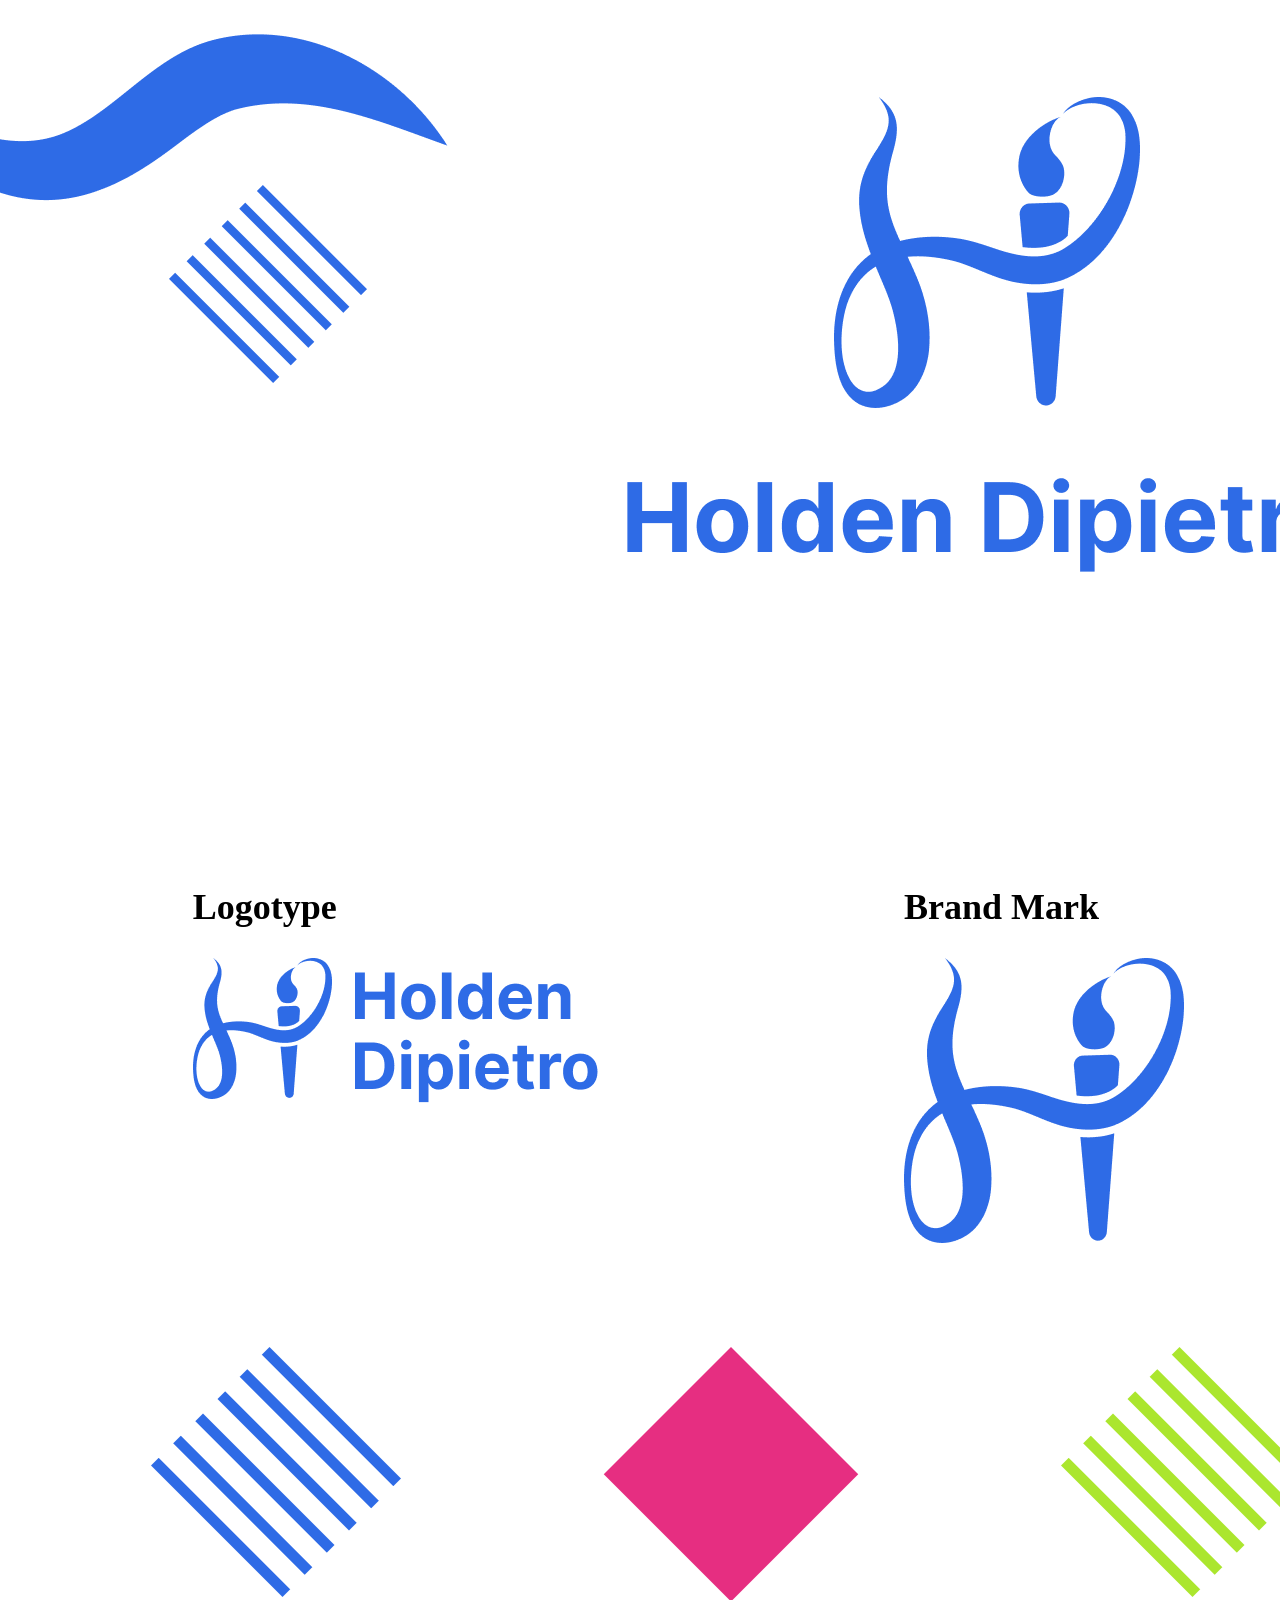
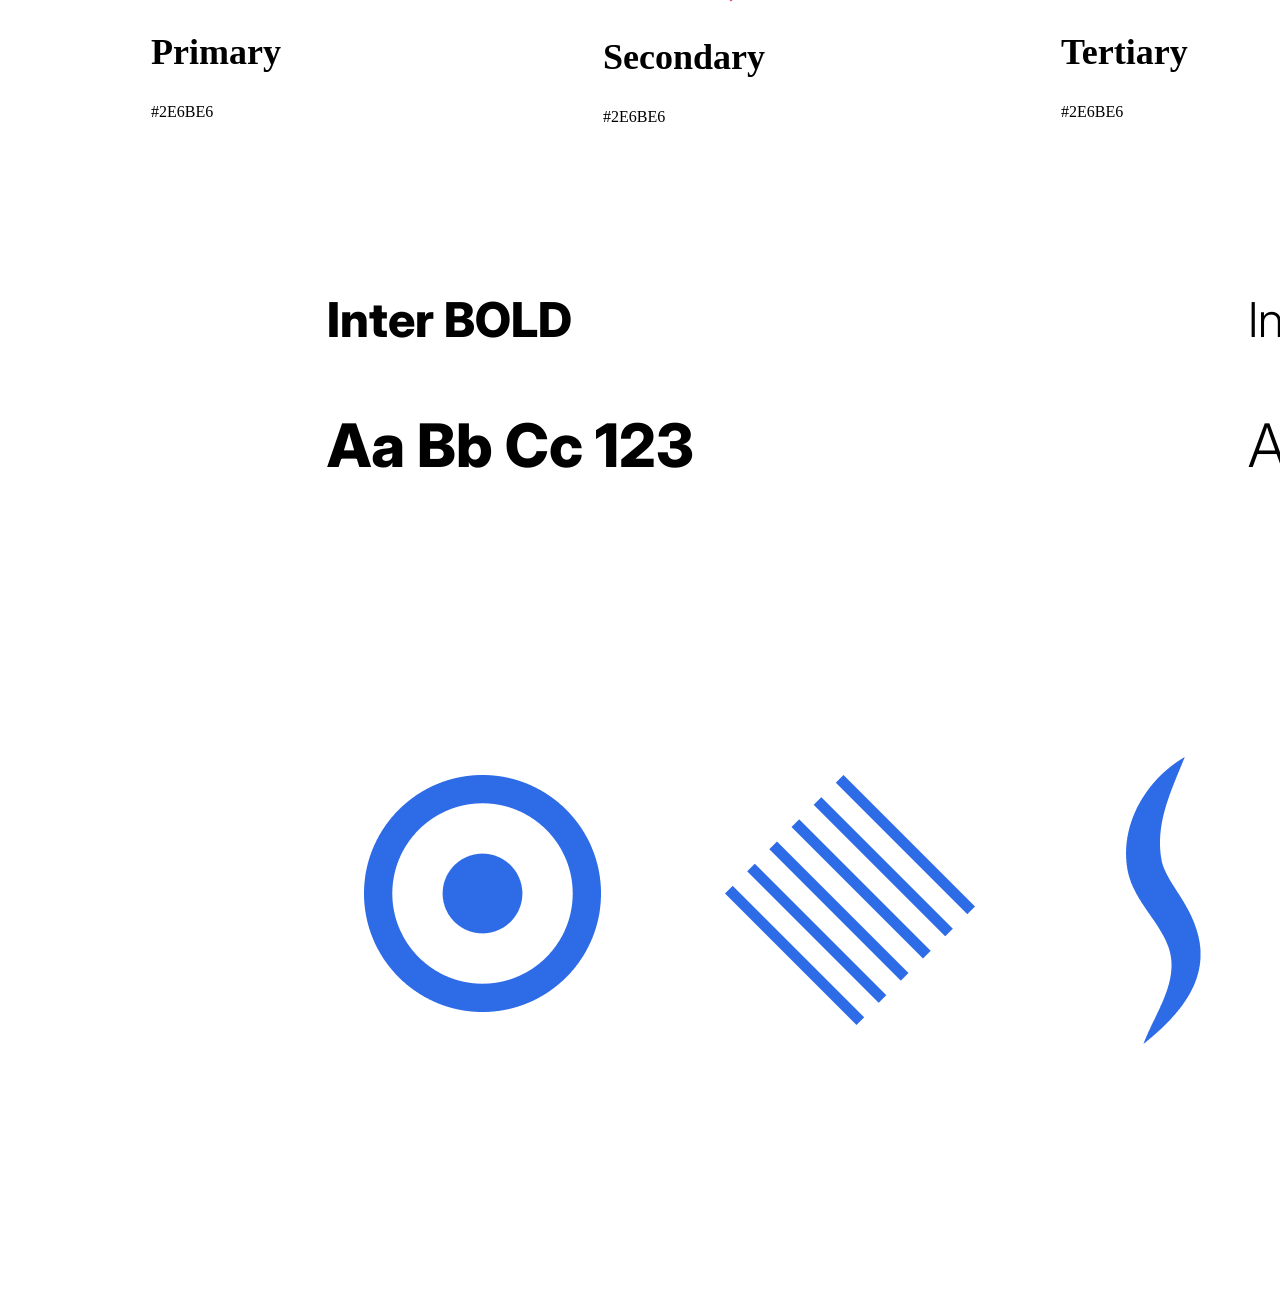
<file: style_guide/index.html>
<!doctype html>
<html lang="en"> 
<head>
	
<meta charset="UTF-8">
<title>My Portfolio</title>
<link href="css/main.css" rel="stylesheet" type="text/css">
<link rel="preconnect" href="https://fonts.googleapis.com">
<link rel="preconnect" href="https://fonts.gstatic.com" crossorigin>
<link href="https://fonts.googleapis.com/css2?family=Inter:ital,opsz,wght@0,14..32,100..900;1,14..32,100..900&display=swap" rel="stylesheet">
</head>
<body>
	<section class = "personalogo">
	<div> <!-- personal logo section --> 
		<img src="assets/img/personal_logo.png" alt="main Logo">
		</div>
	</section>
	
	<section class = "flex-container">
	 <!-- sub logo section --> 
		<article>
			<h2> Logotype </h2>
			<img src="assets/img/logotype.png" alt="logo with type">
		</article>
		
		<article>
			<h2> Brand Mark </h2>
			<img src="assets/img/brandmark.png" alt="brand mark" >
		</article>
		
		<article>
			<h2> Sub Mark </h2>
			<img src="assets/img/submark.png" alt="sub mark">
		
		</article>
		
		
	</section>
	
	<section> <!-- Color section -->
	
	  <div class="color-container">
		
			<div class="color-space"> <!-- Primary -->
				<img src="assets/img/primecolor.png" alt="blue">
				<h2>Primary</h2>
				<p>#2E6BE6</p>
			</div>
		  
					
		  <div class="color-space"> <!-- Secondary -->
			  <img src="assets/img/secondcolor.png" alt="pink" >
				<h2>Secondary</h2>
				<p>#2E6BE6</p>
			</div>			
		  
		  <div class="color-space"> <!-- Tertiary -->
			  <img src="assets/img/tertiarycolor.png" alt="green" >
			  <h2>Tertiary</h2>
				<p>#2E6BE6</p>
			</div>
		  
		   <div class="color-space"> <!-- Accent -->
			   <img src="assets/img/accentcolor.png" alt="purple" >
				<h2>Accent</h2>
				<p>#2E6BE6</p>
			</div>
		  
		</div>
		
	</section>

	<section class = "flex-container"> <!-- typeface -->
		
		<article>
			<h1 class="primary-font">Inter BOLD</h1>

			<p class="abc-Pfont">Aa Bb Cc 123</p>
		</article>
		
		<article>
			<h1 class="secondary-font">Inter Light</h1>
			<p class="abc-Sfont"> Aa Bb Cc 123</p>
		</article>
	</section>
	
	<section class = "personalogo">
	<div> <!-- personal logo section --> 
		<img src="assets/img/brandpatterns.png" alt="patterns">
		</div>
	</section>

</body>
</html>
</file>
<file: style_guide/css/main.css>
/* CSS Document */


body{
	width: 1920px;
	margin: auto;

}
section{
	margin: 50px 50px;
}



article {
	width: auto;
    margin: 25px;
    display: block;
    unicode-bidi: isolate;
}

div{
	margin: auto;
}
hr {
	display: block;
    height: 1px;
    border: 0;
    border-top: 2px solid #000000;
   
}

ul{
	font-family:"Inter", "sans-serif";
	line-height: 10px;

}
h2{
	font-size: 36px;
}

h1{
	font-size: 48px;
}
	
.padding{
	padding: 10px 130px 20px 100px;
}

.personalogo{
	margin: 10px 0px 130px 0px;
	display: flex;
	justify-content: space-around;
	flex-wrap: wrap;
	flex-direction: row;
}

.flex-container {
	display: flex;
	justify-content: space-around;
	flex-wrap: wrap;
	flex-direction: row;
}
.color-container {
	display: flex;
	flex-wrap: wrap;
	flex-direction: row;
	justify-content: space-around;  

}
.color-space{
	margin: 25px;
}
.primary-font{
	font-family:"Inter", "bold", "sans-serif";
	text-align: left;
	font-weight: 800;
}

.secondary-font{
	font-family:"Inter", "sans-serif";
	font-weight: 300;
	text-align: left;
} 
.abc-Pfont{
	font-family:"Inter", "sans-serif";
	font-weight: 800;
	font-size: 60px;
	text-align: left;
	
}

.abc-Sfont{
	font-family:"Inter", "sans-serif";
	font-size: 60px;
	text-align: left;
	font-weight: 300;
}
</file>
